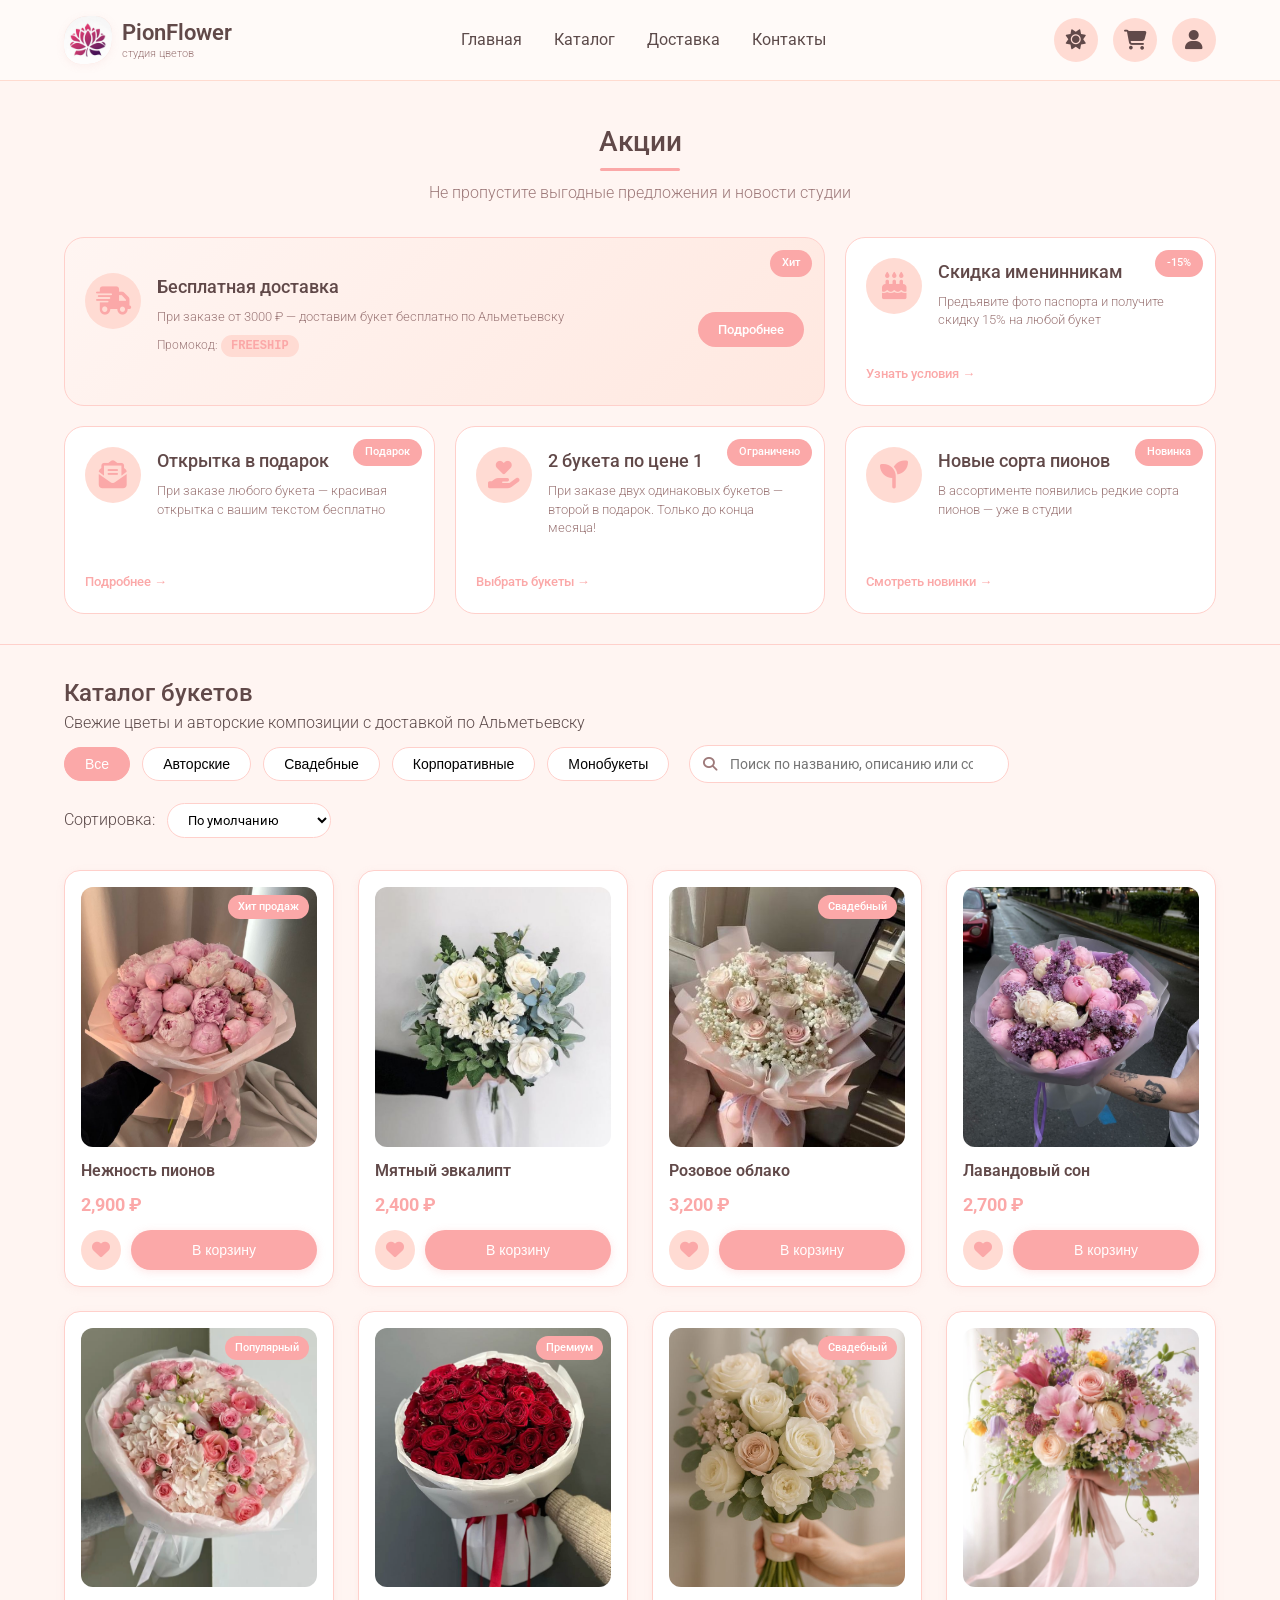
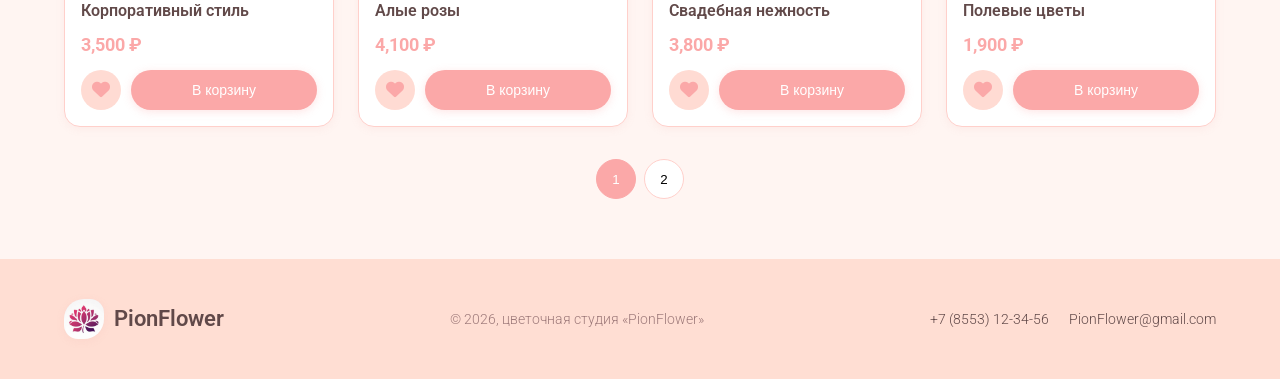
<file: catalog.html>
<!doctype html>
<html lang="ru">
<head>
  <meta charset="UTF-8" />
  <meta name="viewport" content="width=device-width, initial-scale=1.0, maximum-scale=1.5, user-scalable=yes" />
  <title>Замалиева</title>
  <link rel="preconnect" href="https://fonts.googleapis.com" />
  <link rel="preconnect" href="https://fonts.gstatic.com" crossorigin />
  <link href="https://fonts.googleapis.com/css2?family=Roboto:wght@300;400;500;700&display=swap" rel="stylesheet" />
  <link rel="stylesheet" href="https://cdnjs.cloudflare.com/ajax/libs/font-awesome/6.5.1/css/all.min.css" />
  <link rel="stylesheet" href="style.css" />
</head>
<body>
  <header class="header">
    <div class="container header-container">
      <div class="logo">
        <div class="logo-icon">
          <a href="index.html"><img src="./media/img/logo.png" alt="PionFlower" class="logo-img" /></a>
        </div>
        <div class="logo-text">PionFlower<span>студия цветов</span></div>
      </div>

      <!-- БУРГЕР КНОПКА -->
      <button class="burger-menu" id="burgerMenu" aria-label="Меню">
        <span></span>
        <span></span>
        <span></span>
      </button>

      <!-- НАВИГАЦИЯ -->
      <nav class="nav" id="navMenu">
        <a href="index.html" class="nav-link">Главная</a>
        <a href="catalog.html" class="nav-link">Каталог</a>
        <a href="#" class="nav-link">Доставка</a>
        <a href="#" class="nav-link">Контакты</a>
      </nav>

      <div class="header-right">
        <div class="theme-toggle" id="themeToggle">
          <i class="fas fa-sun"></i>
          <i class="fas fa-moon"></i>
        </div>
        <div class="cart-icon-header" id="cartIcon">
          <i class="fas fa-shopping-cart"></i>
          <span class="cart-count-badge" id="cartCount">0</span>
        </div>
        <div class="profile-section" id="profileSection">
          <!-- Профиль будет динамически загружаться через JS -->
        </div>
      </div>
    </div>
  </header>

  <main>
    <!-- АКЦИИ -->
    <section class="catalog-promo">
      <div class="container">
        <div class="catalog-promo-header">
          <h2>Акции</h2>
          <p>Не пропустите выгодные предложения и новости студии</p>
        </div>
        <div class="catalog-promo-grid">
          <div class="catalog-promo-card promo-featured">
            <div class="promo-sticker">Хит</div>
            <div class="promo-content">
              <div class="promo-icon"><i class="fas fa-truck-fast"></i></div>
              <div class="promo-info">
                <h3>Бесплатная доставка</h3>
                <p>При заказе от 3000 ₽ — доставим букет бесплатно по Альметьевску</p>
                <div class="promo-code">Промокод: <span>FREESHIP</span></div>
              </div>
            </div>
            <div class="promo-action"><a href="#" class="promo-details-btn">Подробнее</a></div>
          </div>
          <div class="catalog-promo-card">
            <div class="promo-sticker promo-sale">-15%</div>
            <div class="promo-content">
              <div class="promo-icon"><i class="fas fa-birthday-cake"></i></div>
              <div class="promo-info">
                <h3>Скидка именинникам</h3>
                <p>Предъявите фото паспорта и получите скидку 15% на любой букет</p>
              </div>
            </div>
            <div class="promo-action"><a href="#" class="promo-link">Узнать условия →</a></div>
          </div>
          <div class="catalog-promo-card">
            <div class="promo-sticker promo-gift">Подарок</div>
            <div class="promo-content">
              <div class="promo-icon"><i class="fas fa-envelope-open-text"></i></div>
              <div class="promo-info">
                <h3>Открытка в подарок</h3>
                <p>При заказе любого букета — красивая открытка с вашим текстом бесплатно</p>
              </div>
            </div>
            <div class="promo-action"><a href="#" class="promo-link">Подробнее →</a></div>
          </div>
          <div class="catalog-promo-card">
            <div class="promo-sticker promo-limited">Ограничено</div>
            <div class="promo-content">
              <div class="promo-icon"><i class="fas fa-hand-holding-heart"></i></div>
              <div class="promo-info">
                <h3>2 букета по цене 1</h3>
                <p>При заказе двух одинаковых букетов — второй в подарок. Только до конца месяца!</p>
              </div>
            </div>
            <div class="promo-action"><a href="catalog.html" class="promo-link">Выбрать букеты →</a></div>
          </div>
          <div class="catalog-promo-card">
            <div class="promo-sticker promo-news">Новинка</div>
            <div class="promo-content">
              <div class="promo-icon"><i class="fas fa-seedling"></i></div>
              <div class="promo-info">
                <h3>Новые сорта пионов</h3>
                <p>В ассортименте появились редкие сорта пионов — уже в студии</p>
              </div>
            </div>
            <div class="promo-action"><a href="catalog.html?filter=author" class="promo-link">Смотреть новинки →</a></div>
          </div>
        </div>
      </div>
    </section>

    <!-- КАТАЛОГ ТОВАРОВ -->
    <section class="catalog">
      <div class="container">
        <div class="catalog-header">
          <h1>Каталог букетов</h1>
          <p>Свежие цветы и авторские композиции с доставкой по Альметьевску</p>
        </div>
        <div class="catalog-controls">
          <div class="filter-group">
            <button class="filter-btn active" data-filter="all">Все</button>
            <button class="filter-btn" data-filter="author">Авторские</button>
            <button class="filter-btn" data-filter="wedding">Свадебные</button>
            <button class="filter-btn" data-filter="corporate">Корпоративные</button>
            <button class="filter-btn" data-filter="mono">Монобукеты</button>
          </div>
          <div class="catalog-search-wrapper">
            <div class="catalog-search-box">
              <i class="fas fa-search"></i>
              <input type="text" id="catalogSearchInput" placeholder="Поиск по названию, описанию или составу..." class="catalog-search-input">
              <button class="catalog-search-clear" id="catalogSearchClear" style="display: none;"><i class="fas fa-times-circle"></i></button>
            </div>
            <div class="search-stats" id="searchStats" style="display: none;">Найдено: <span id="searchFoundCount">0</span></div>
          </div>
          <div class="sort-group">
            <label for="sort">Сортировка:</label>
            <select id="sort" class="sort-select">
              <option value="default">По умолчанию</option>
              <option value="price-asc">Сначала дешевле</option>
              <option value="price-desc">Сначала дороже</option>
            </select>
          </div>
        </div>
        <div class="catalog-grid" id="catalogGrid"></div>
        <div class="pagination" id="pagination"></div>
      </div>
    </section>
  </main>

  <footer class="footer">
    <div class="container footer-content">
      <div class="footer-logo">
        <div class="logo-icon"><img src="./media/img/logo.png" alt="PionFlower" class="logo-img" /></div>
        <div class="logo-text">PionFlower</div>
      </div>
      <div class="footer-copyright">© 2026, цветочная студия «PionFlower»</div>
      <div class="footer-contacts">
        <a href="tel:+78553123456">+7 (8553) 12-34-56</a>
        <a href="mailto:PionFlower@gmail.com">PionFlower@gmail.com</a>
      </div>
    </div>
  </footer>



  <div class="modal cart-modal" id="cartModal">
    <div class="modal-content cart-modal-content">
      <div class="modal-header">
        <h2><i class="fas fa-shopping-cart"></i> Моя корзина</h2>
        <button class="modal-close" id="closeCartBtn">&times;</button>
      </div>
      <div class="modal-body">
        <div class="cart-items-list" id="cartItemsList"></div>
        <div class="cart-summary">
          <div class="summary-row"><span>Товаров:</span><span id="cartTotalItems">0</span></div>
          <div class="summary-row"><span>Сумма заказа:</span><span id="cartSubtotal">0 ₽</span></div>
          <div class="summary-row delivery-row"><span>Доставка:</span><span id="cartDelivery">0 ₽</span></div>
          <div class="summary-row total-row"><span>Итого:</span><span id="cartTotal">0 ₽</span></div>
          <div class="delivery-selector">
            <label for="cartDeliveryZoneSelect">Район доставки:</label>
            <select id="cartDeliveryZoneSelect" class="delivery-select">
              <option value="center">Центр (Ленина, Советская, Гагарина) — 200 ₽</option>
              <option value="west">Западный микрорайон — 300 ₽</option>
              <option value="east">Восточный микрорайон — 300 ₽</option>
              <option value="north">Северный микрорайон — 300 ₽</option>
              <option value="south">Южный микрорайон — 300 ₽</option>
              <option value="urban">Городок нефтяников — 350 ₽</option>
              <option value="dzhalil">пгт Джалиль — 500 ₽</option>
            </select>
          </div>
          <div class="free-delivery-note" id="freeDeliveryNote"><i class="fas fa-truck"></i> Добавьте товаров на <span id="needMore">0</span> ₽ для бесплатной доставки</div>
          <button class="checkout-btn" id="checkoutBtn">Оформить заказ</button>
          <button class="continue-shopping-btn" id="continueShoppingBtn">Продолжить покупки</button>
        </div>
      </div>
    </div>
  </div>

  <div class="cart-notification" id="cartNotification">
    <div class="cart-notification-content"><i class="fas fa-check-circle"></i><span>Товар добавлен в корзину</span></div>
  </div>

  <script src="script.js"></script>
</body>
</html>
</file>
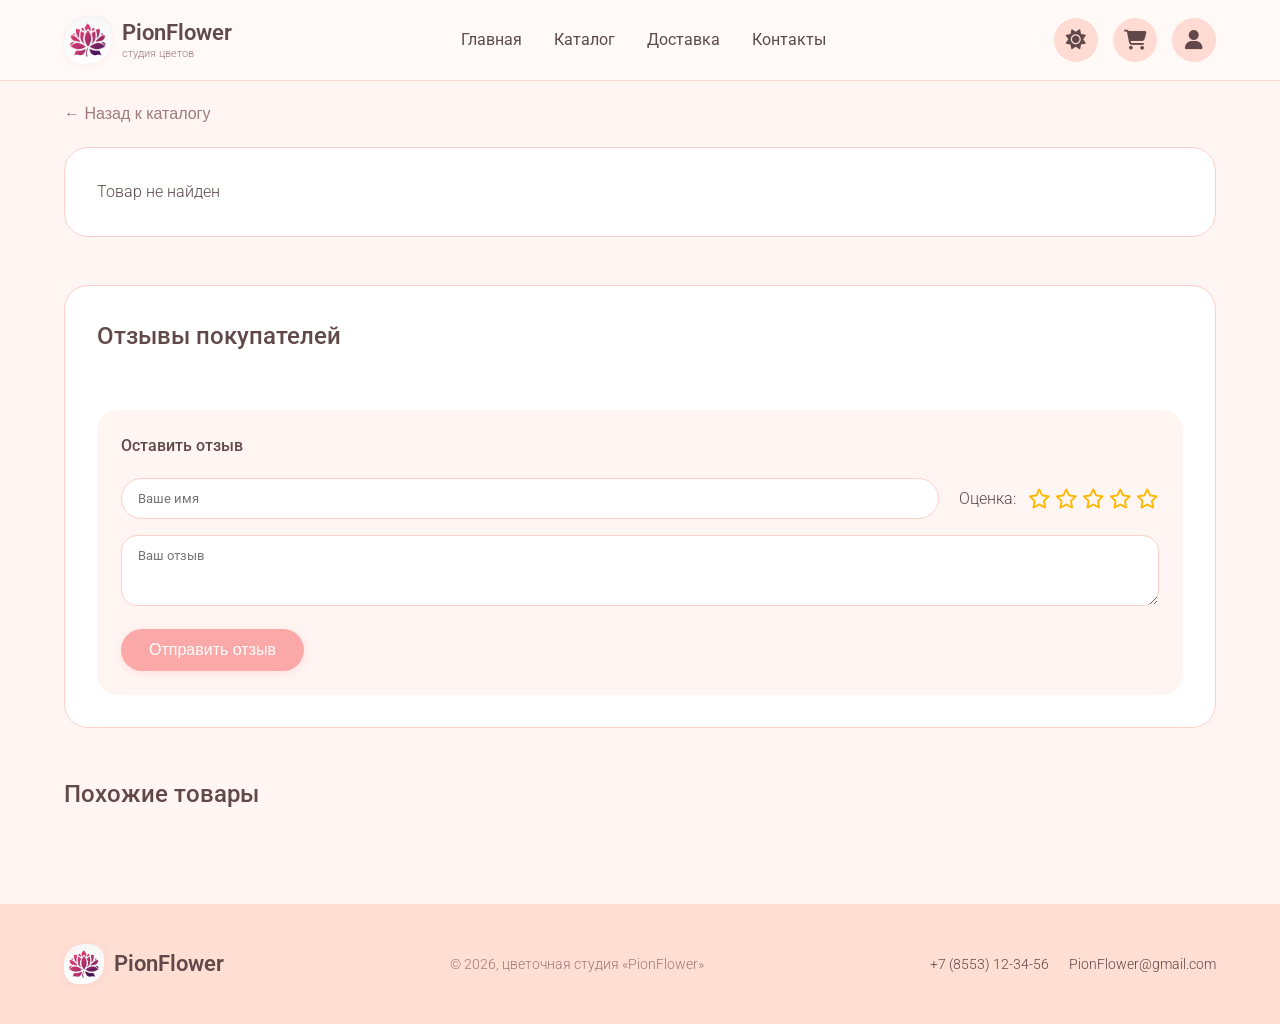
<file: product.html>
<!doctype html>
<html lang="ru">
  <head>
    <meta charset="UTF-8" />
    <meta
      name="viewport"
      content="width=device-width, initial-scale=1.0, maximum-scale=1.5, user-scalable=yes"
    />
    <title>Замалиева</title>
    <link rel="preconnect" href="https://fonts.googleapis.com" />
    <link rel="preconnect" href="https://fonts.gstatic.com" crossorigin />
    <link
      href="https://fonts.googleapis.com/css2?family=Roboto:wght@300;400;500;700&display=swap"
      rel="stylesheet"
    />
    <link
      rel="stylesheet"
      href="https://cdnjs.cloudflare.com/ajax/libs/font-awesome/6.5.1/css/all.min.css"
    />
    <link rel="stylesheet" href="style.css" />
  </head>
  <body>
    <header class="header">
    <div class="container header-container">
      <div class="logo">
        <div class="logo-icon">
          <a href="index.html"><img src="./media/img/logo.png" alt="PionFlower" class="logo-img" /></a>
        </div>
        <div class="logo-text">PionFlower<span>студия цветов</span></div>
      </div>

      <!-- БУРГЕР КНОПКА -->
      <button class="burger-menu" id="burgerMenu" aria-label="Меню">
        <span></span>
        <span></span>
        <span></span>
      </button>

      <!-- НАВИГАЦИЯ -->
      <nav class="nav" id="navMenu">
        <a href="index.html" class="nav-link">Главная</a>
        <a href="catalog.html" class="nav-link">Каталог</a>
        <a href="#" class="nav-link">Доставка</a>
        <a href="#" class="nav-link">Контакты</a>
      </nav>

      <div class="header-right">
        <div class="theme-toggle" id="themeToggle">
          <i class="fas fa-sun"></i>
          <i class="fas fa-moon"></i>
        </div>
        <div class="cart-icon-header" id="cartIcon">
          <i class="fas fa-shopping-cart"></i>
          <span class="cart-count-badge" id="cartCount">0</span>
        </div>
        <div class="profile-section" id="profileSection">
          <!-- Профиль будет динамически загружаться через JS -->
        </div>
      </div>
    </div>
  </header>

    <main>
      <div class="container">
        <button class="back-btn" onclick="window.history.back()">
          ← Назад к каталогу
        </button>

        <div class="product-detail" id="productDetail"></div>

        <div class="reviews-section" id="reviewsSection">
          <h3>Отзывы покупателей</h3>
          <div class="reviews-list" id="reviewsList"></div>
          <div class="review-form">
            <h4>Оставить отзыв</h4>
            <form id="reviewForm">
              <div class="form-row">
                <input
                  type="text"
                  id="reviewName"
                  placeholder="Ваше имя"
                  required
                />
                <div class="rating-input">
                  <span>Оценка:</span>
                  <div class="stars" id="ratingStars">
                    <i class="far fa-star" data-rating="1"></i>
                    <i class="far fa-star" data-rating="2"></i>
                    <i class="far fa-star" data-rating="3"></i>
                    <i class="far fa-star" data-rating="4"></i>
                    <i class="far fa-star" data-rating="5"></i>
                  </div>
                  <input type="hidden" id="reviewRating" value="5" />
                </div>
                
              </div>
              <textarea 
                id="reviewText"
                rows="3"
                placeholder="Ваш отзыв"
                required
              ></textarea>
              <button type="submit" class="btn btn-primary">
                Отправить отзыв
              </button>
            </form>
          </div>
        </div>

        <div class="similar-products">
          <h3>Похожие товары</h3>
          <div class="catalog-grid" id="similarGrid"></div>
        </div>
      </div>
    </main>

    <footer class="footer">
      <div class="container footer-content">
        <div class="footer-logo">
          <div class="logo-icon">
            <img src="./media/img/logo.png" alt="PionFlower" class="logo-img" />
          </div>
          <div class="logo-text">PionFlower</div>
        </div>
        <div class="footer-copyright">
          © 2026, цветочная студия «PionFlower»
        </div>
        <div class="footer-contacts">
          <a href="tel:+78553123456">+7 (8553) 12-34-56</a>
          <a href="mailto:PionFlower@gmail.com">PionFlower@gmail.com</a>
        </div>
      </div>
    </footer>



    <!-- Модальное окно быстрого заказа -->
    <div class="modal" id="quickOrderModal">
      <div class="modal-content">
        <div class="modal-header">
          <h3>Быстрый заказ</h3>
          <button class="modal-close">&times;</button>
        </div>
        <div class="modal-body">
          <form id="quickOrderForm">
            <div class="form-group">
              <input
                type="text"
                id="quickName"
                placeholder="Ваше имя"
                required
              />
            </div>
            <div class="form-group">
              <input
                type="tel"
                id="quickPhone"
                placeholder="Телефон"
                required
              />
            </div>
            <div class="form-group">
              <textarea
                id="quickAddress"
                rows="2"
                placeholder="Адрес доставки"
              ></textarea>
            </div>
            <button type="submit" class="btn btn-primary w-100">
              Оформить заказ
            </button>
          </form>
          <p class="modal-hint">Мы свяжемся с вами для подтверждения</p>
        </div>
      </div>
    </div>

    <!-- МОДАЛЬНОЕ ОКНО КОРЗИНЫ -->
    <div class="modal cart-modal" id="cartModal">
      <div class="modal-content cart-modal-content">
        <div class="modal-header">
          <h3><i class="fas fa-shopping-cart"></i> Моя корзина</h3>
          <button class="modal-close" id="closeCartBtn">&times;</button>
        </div>
        <div class="modal-body">
          <div class="cart-items-list" id="cartItemsList">
            <!-- Товары будут добавлены через JS -->
          </div>

          <div class="cart-summary">
            <div class="summary-row">
              <span>Товаров:</span>
              <span id="cartTotalItems">0</span>
            </div>
            <div class="summary-row">
              <span>Сумма заказа:</span>
              <span id="cartSubtotal">0 ₽</span>
            </div>
            <div class="summary-row delivery-row">
              <span>Доставка:</span>
              <span id="cartDelivery">0 ₽</span>
            </div>
            <div class="summary-row total-row">
              <span>Итого:</span>
              <span id="cartTotal">0 ₽</span>
            </div>

            <!-- Выбор района доставки -->
            <div class="delivery-selector">
              <label for="cartDeliveryZoneSelect">Район доставки:</label>
              <select id="cartDeliveryZoneSelect" class="delivery-select">
                <option value="center">
                  Центр (Ленина, Советская, Гагарина) — 200 ₽
                </option>
                <option value="west">Западный микрорайон — 300 ₽</option>
                <option value="east">Восточный микрорайон — 300 ₽</option>
                <option value="north">Северный микрорайон — 300 ₽</option>
                <option value="south">Южный микрорайон — 300 ₽</option>
                <option value="urban">Городок нефтяников — 350 ₽</option>
                <option value="dzhalil">пгт Джалиль — 500 ₽</option>
              </select>
            </div>

            <div class="free-delivery-note" id="freeDeliveryNote">
              <i class="fas fa-truck"></i> Добавьте товаров на
              <span id="needMore">0</span> ₽ для бесплатной доставки
            </div>

            <button class="checkout-btn" id="checkoutBtn">
              Оформить заказ
            </button>
            <button class="continue-shopping-btn" id="continueShoppingBtn">
              Продолжить покупки
            </button>
          </div>
        </div>
      </div>
    </div>

    <!-- УВЕДОМЛЕНИЕ О ДОБАВЛЕНИИ В КОРЗИНУ -->
    <div class="cart-notification" id="cartNotification">
      <div class="cart-notification-content">
        <i class="fas fa-check-circle"></i>
        <span>Товар добавлен в корзину</span>
      </div>
    </div>

    <!-- Модальное окно для полноэкранного просмотра -->
    <div class="modal lightbox-modal" id="lightboxModal">
      <div class="lightbox-content">
        <button class="lightbox-close">&times;</button>
        <div class="lightbox-container">
          <button class="lightbox-prev"><i class="fas fa-chevron-left"></i></button>
          <div class="lightbox-slider">
            <div class="lightbox-track"></div>
          </div>
          <button class="lightbox-next"><i class="fas fa-chevron-right"></i></button>
        </div>
        <div class="lightbox-counter"></div>
      </div>
    </div>

    <script src="script.js"></script>
  </body>
</html>
</file>
<file: style.css>
*,
*::before,
*::after {
  margin: 0;
  padding: 0;
  box-sizing: border-box;
}

:root {
  --bg-main: #fff5f2;
  --bg-card: #ffffff;
  --primary-rose: #ffdbd3;
  --secondary-rose: #ffc9c9;
  --accent-rose: #fba8a8;
  --text-soft: #5c4a4a;
  --text-dark: #614949;
  --text-light: #9e7a7a;
  --border-rose: #ffd0cb;
  --shadow-sm: 0 2px 8px rgba(230, 150, 150, 0.1);
  --shadow-md: 0 4px 12px rgba(210, 130, 130, 0.15);
  --shadow-hover: 0 8px 25px rgba(210, 130, 130, 0.2);
  --font-roboto: "Roboto", "Helvetica Neue", Arial, sans-serif;
}

body {
  background-color: var(--bg-main);
  color: var(--text-soft);
  font-family: var(--font-roboto);
  font-weight: 300;
  line-height: 1.5;
  -webkit-font-smoothing: antialiased;
}

.container {
  max-width: 1200px;
  margin: 0 auto;
  padding: 0 24px;
}

h1,
h2,
h3,
h4 {
  color: var(--text-dark);
  font-weight: 500;
}

h2 {
  font-size: 32px;
  margin-bottom: 12px;
  position: relative;
  display: inline-block;
}

h2:after {
  content: "";
  position: absolute;
  bottom: -8px;
  left: 0;
  width: 60px;
  height: 3px;
  background: var(--accent-rose);
  border-radius: 2px;
}

.section-header {
  text-align: center;
  margin-bottom: 48px;
}

.section-header p {
  color: var(--text-light);
  font-size: 16px;
}

.text-center {
  text-align: center;
  margin-top: 32px;
}

/* ==================== КНОПКИ ==================== */
.btn {
  display: inline-block;
  padding: 12px 28px;
  border-radius: 40px;
  font-weight: 500;
  text-decoration: none;
  cursor: pointer;
  transition: all 0.3s ease;
  border: none;
  font-size: 16px;
  text-align: center;
}

.btn-primary {
  background: var(--accent-rose);
  color: white;
  box-shadow: 0 2px 8px rgba(251, 168, 168, 0.3);
}

.btn-primary:hover {
  background: #f59292;
  transform: translateY(-2px);
  box-shadow: 0 4px 12px rgba(251, 168, 168, 0.4);
}

.btn-outline {
  background: transparent;
  border: 2px solid var(--accent-rose);
  color: var(--text-dark);
}

.btn-outline:hover {
  background: var(--accent-rose);
  color: white;
  transform: translateY(-2px);
}

.w-100 {
  width: 100%;
}

/* ==================== ШАПКА ==================== */
.header {
  background: #fffaf8;
  border-bottom: 1px solid #ffdbd0;
  position: sticky;
  top: 0;
  z-index: 100;
  backdrop-filter: blur(10px);
}

.header-container {
  display: flex;
  align-items: center;
  justify-content: space-between;
  padding: 16px 24px;
}

.logo {
  display: flex;
  align-items: center;
  gap: 10px;
}

.logo-icon {
  width: 48px;
  height: 48px;
  background: #ffd9d1;
  border-radius: 50% 35% 50% 35%;
  display: flex;
  align-items: center;
  justify-content: center;
  overflow: hidden;
  box-shadow: var(--shadow-sm);
}

.logo-img {
  width: 100%;
  height: 100%;
  object-fit: cover;
  display: block;
}

.logo-text {
  font-size: 22px;
  font-weight: 600;
  line-height: 1.2;
  color: var(--text-dark);
}
.logo-text span {
  font-size: 11px;
  color: var(--text-light);
  display: block;
  font-weight: 300;
}

.nav {
  display: flex;
  gap: 32px;
}

.nav-link {
  text-decoration: none;
  color: var(--text-soft);
  font-weight: 400;
  transition: 0.2s;
  padding: 8px 0;
}

.nav-link:hover,
.nav-link.active {
  color: var(--accent-rose);
  border-bottom: 2px solid var(--accent-rose);
}

.header-right {
  display: flex;
  align-items: center;
  gap: 15px;
}

.profile-section {
  display: flex;
  align-items: center;
}

/* ==================== ПРОФИЛЬ С КРУЖКОМ (АВАТАРКА) ==================== */
.profile-avatar-btn {
  width: 44px;
  height: 44px;
  background: var(--primary-rose);
  border-radius: 50%;
  display: flex;
  align-items: center;
  justify-content: center;
  cursor: pointer;
  transition: all 0.3s ease;
  border: none;
}

.profile-avatar-btn:hover {
  background: var(--accent-rose);
  transform: scale(1.05);
}

.profile-avatar-btn i {
  font-size: 20px;
  color: var(--text-dark);
}

.profile-avatar-btn:hover i {
  color: white;
}

/* Аватарка когда пользователь авторизован */
.profile-avatar {
  width: 44px;
  height: 44px;
  background: var(--accent-rose);
  border-radius: 50%;
  display: flex;
  align-items: center;
  justify-content: center;
  font-size: 18px;
  font-weight: 600;
  color: white;
  cursor: pointer;
  transition: all 0.3s ease;
}

.profile-avatar:hover {
  transform: scale(1.05);
  background: #f59292;
}

/* Информация о пользователе (рядом с аватаркой) */
.profile-info {
  display: flex;
  align-items: center;
  gap: 12px;
  background: var(--primary-rose);
  padding: 5px 16px 5px 8px;
  border-radius: 50px;
}

.profile-name {
  font-size: 14px;
  font-weight: 500;
  color: var(--text-dark);
}

.logout-btn {
  background: none;
  border: none;
  cursor: pointer;
  color: var(--text-light);
  font-size: 14px;
  transition: all 0.2s ease;
  padding: 4px;
  display: flex;
  align-items: center;
}

.logout-btn:hover {
  color: #f44336;
  transform: scale(1.1);
}

.cart-icon-header {
  position: relative;
  cursor: pointer;
  width: 44px;
  height: 44px;
  background: var(--primary-rose);
  border-radius: 50%;
  display: flex;
  align-items: center;
  justify-content: center;
  transition: all 0.3s ease;
}

.cart-icon-header:hover {
  background: var(--accent-rose);
  transform: scale(1.05);
}
.cart-icon-header i {
  font-size: 20px;
  color: var(--text-dark);
  transition: 0.2s;
}
.cart-icon-header:hover i {
  color: white;
}

.cart-count-badge {
  position: absolute;
  top: -5px;
  right: -5px;
  background: #ff5722;
  color: white;
  font-size: 11px;
  font-weight: 700;
  min-width: 20px;
  height: 20px;
  border-radius: 50%;
  display: flex;
  align-items: center;
  justify-content: center;
  padding: 0 5px;
  box-shadow: 0 2px 5px rgba(0, 0, 0, 0.2);
  transition: all 0.2s ease;
}

.cart-count-badge.pop {
  animation: cartPop 0.3s ease;
}
@keyframes cartPop {
  0% {
    transform: scale(1);
  }
  50% {
    transform: scale(1.3);
  }
  100% {
    transform: scale(1);
  }
}

.theme-toggle {
  width: 44px;
  height: 44px;
  background: var(--primary-rose);
  border-radius: 50%;
  display: flex;
  align-items: center;
  justify-content: center;
  cursor: pointer;
  transition: 0.2s;
  position: relative;
}

.theme-toggle i {
  font-size: 20px;
  color: var(--text-dark);
  position: absolute;
  transition: 0.3s;
}
.theme-toggle .fa-sun {
  opacity: 1;
  transform: rotate(0deg);
}
.theme-toggle .fa-moon {
  opacity: 0;
  transform: rotate(90deg);
}
body.dark-theme .theme-toggle .fa-sun {
  opacity: 0;
  transform: rotate(-90deg);
}
body.dark-theme .theme-toggle .fa-moon {
  opacity: 1;
  transform: rotate(0deg);
}

/* ==================== HERO ==================== */
.hero {
  position: relative;
  min-height: 85vh;
  display: flex;
  align-items: center;
  justify-content: center;
  overflow: hidden;
}

.hero-bg {
  position: absolute;
  top: 0;
  left: 0;
  width: 100%;
  height: 100%;
  z-index: 0;
  overflow: hidden;
}

.hero-video {
  position: absolute;
  top: 50%;
  left: 50%;
  min-width: 100%;
  min-height: 100%;
  width: auto;
  height: auto;
  transform: translate(-50%, -50%);
  object-fit: cover;
  z-index: 0;
}

.hero-bg img {
  width: 100%;
  height: 100%;
  object-fit: cover;
  object-position: center;
  display: block;
}

.hero-overlay {
  position: absolute;
  top: 0;
  left: 0;
  width: 100%;
  height: 100%;
  background: rgba(0, 0, 0, 0.45);
  z-index: 1;
}

.hero-content {
  position: relative;
  z-index: 2;
  width: 100%;
  text-align: center;
  padding: 60px 24px;
}
.hero-text {
  max-width: 800px;
  margin: 0 auto;
}

.hero-text h1 {
  font-size: 48px;
  font-weight: 700;
  color: white;
  text-shadow: 0 2px 15px rgba(0, 0, 0, 0.3);
  margin-bottom: 20px;
  line-height: 1.2;
}

.hero-text p {
  font-size: 18px;
  color: rgba(255, 255, 255, 0.95);
  text-shadow: 0 1px 8px rgba(0, 0, 0, 0.2);
  margin-bottom: 30px;
}

.hero-buttons {
  display: flex;
  gap: 16px;
  justify-content: center;
  flex-wrap: wrap;
  margin-bottom: 40px;
}

.hero-buttons .btn {
  padding: 14px 32px;
  font-size: 16px;
  font-weight: 500;
  border-radius: 50px;
  cursor: pointer;
  transition: all 0.3s ease;
  text-decoration: none;
  display: inline-block;
}

.hero-buttons .btn-primary {
  background: #fba8a8;
  color: white;
  border: none;
  box-shadow: 0 4px 15px rgba(0, 0, 0, 0.2);
}

.hero-buttons .btn-primary:hover {
  background: #f59292;
  transform: translateY(-3px);
}
.hero-buttons .btn-outline {
  background: transparent;
  color: white;
  border: 2px solid white;
}
.hero-buttons .btn-outline:hover {
  background: white;
  color: #614949;
  transform: translateY(-3px);
}

.hero-features {
  display: flex;
  flex-wrap: wrap;
  gap: 20px;
  justify-content: center;
}

.hero-features span {
  background: rgba(255, 255, 255, 0.15);
  backdrop-filter: blur(8px);
  padding: 8px 20px;
  border-radius: 40px;
  font-size: 14px;
  color: white;
  border: 1px solid rgba(255, 255, 255, 0.25);
}

.hero-features i {
  margin-right: 8px;
}

/* ==================== О НАС & КОМАНДА ==================== */
.about,
.popular,
.feedback,
.calculator-section {
  background: var(--bg-main);
  padding: 80px 0;
}
.team {
  padding: 80px 0;
  background: white;
}

.about-grid,
.team-grid {
  display: grid;
  grid-template-columns: repeat(4, 1fr);
  gap: 30px;
}

.about-card,
.team-card {
  text-align: center;
  padding: 30px 20px;
  background: white;
  border-radius: 20px;
  transition: 0.3s;
  border: 1px solid var(--border-rose);
}

.about-card:hover,
.team-card:hover {
  transform: translateY(-5px);
  box-shadow: var(--shadow-hover);
}

.about-icon {
  width: 70px;
  height: 70px;
  background: var(--primary-rose);
  border-radius: 50%;
  display: flex;
  align-items: center;
  justify-content: center;
  margin: 0 auto 20px;
  font-size: 28px;
  color: var(--accent-rose);
}

.about-card h3,
.team-card h3 {
  margin-bottom: 12px;
  font-size: 20px;
}
.about-card p {
  color: var(--text-light);
  font-size: 14px;
}
.team-card p {
  color: var(--text-light);
  font-size: 13px;
  margin-bottom: 12px;
}
.team-photo {
  width: 150px;
  height: 150px;
  border-radius: 50%;
  overflow: hidden;
  margin: 0 auto 16px;
  border: 3px solid var(--accent-rose);
}
.team-photo img {
  width: 100%;
  height: 100%;
  object-fit: cover;
}
.team-social a {
  color: var(--text-light);
  margin: 0 8px;
  font-size: 18px;
  transition: 0.2s;
}
.team-social a:hover {
  color: var(--accent-rose);
}

/* ==================== КАТАЛОГ ==================== */
.catalog-grid {
  display: grid;
  grid-template-columns: repeat(4, 1fr);
  gap: 24px;
  margin: 32px 0;
}
.catalog-controls {
  display: flex;
  justify-content: space-between;
  align-items: center;
  flex-wrap: wrap;
  gap: 20px;
  margin-bottom: 32px;
  padding-top: 10px;
}

.filter-group {
  display: flex;
  gap: 12px;
  flex-wrap: wrap;
}
.filter-btn {
  padding: 8px 20px;
  background: white;
  border: 1px solid var(--border-rose);
  border-radius: 30px;
  cursor: pointer;
  transition: 0.2s;
  font-size: 14px;
}

.filter-btn:hover,
.filter-btn.active {
  background: var(--accent-rose);
  border-color: var(--accent-rose);
  color: white;
}

.sort-group {
  display: flex;
  align-items: center;
  gap: 12px;
}
.sort-select {
  padding: 8px 16px;
  border: 1px solid var(--border-rose);
  border-radius: 30px;
  background: white;
  font-family: var(--font-roboto);
  cursor: pointer;
}

/* ==================== СТРОКА ПОИСКА ==================== */
.catalog-search-wrapper {
  display: flex;
  align-items: center;
  gap: 12px;
  flex: 1;
  min-width: 250px;
}

.catalog-search-box {
  position: relative;
  flex: 1;
  max-width: 320px;
}

.catalog-search-box i {
  position: absolute;
  left: 14px;
  top: 50%;
  transform: translateY(-50%);
  color: var(--text-light);
  font-size: 14px;
  pointer-events: none;
}

.catalog-search-input {
  width: 100%;
  padding: 10px 35px 10px 40px;
  border: 1px solid var(--border-rose);
  border-radius: 40px;
  font-family: var(--font-roboto);
  font-size: 14px;
  background: white;
  transition: all 0.3s ease;
}

.catalog-search-input:focus {
  outline: none;
  border-color: var(--accent-rose);
  box-shadow: 0 0 0 3px rgba(251, 168, 168, 0.2);
}

.catalog-search-clear {
  position: absolute;
  right: 12px;
  top: 50%;
  transform: translateY(-50%);
  background: none;
  border: none;
  cursor: pointer;
  color: var(--text-light);
  font-size: 14px;
  padding: 0;
  display: flex;
  align-items: center;
  justify-content: center;
  transition: color 0.2s;
}

.catalog-search-clear:hover {
  color: var(--accent-rose);
}

.search-stats {
  font-size: 13px;
  color: var(--text-light);
  white-space: nowrap;
  background: var(--primary-rose);
  padding: 6px 14px;
  border-radius: 30px;
}

.search-stats span {
  font-weight: 600;
  color: var(--accent-rose);
}

.no-results-message {
  text-align: center;
  padding: 60px 20px;
  background: white;
  border-radius: 20px;
  border: 1px solid var(--border-rose);
  grid-column: 1/-1;
}

.no-results-message i {
  font-size: 48px;
  color: var(--text-light);
  margin-bottom: 16px;
}

.no-results-message h3 {
  font-size: 20px;
  margin-bottom: 8px;
  color: var(--text-dark);
}

.no-results-message p {
  color: var(--text-light);
  margin-bottom: 20px;
}

.no-results-message .btn {
  background: var(--accent-rose);
  color: white;
  text-decoration: none;
}

/* ==================== КАРТОЧКИ ТОВАРОВ ==================== */
.product-card {
  background: white;
  border-radius: 16px;
  padding: 16px;
  box-shadow: var(--shadow-sm);
  border: 1px solid var(--border-rose);
  transition: all 0.3s ease;
  cursor: pointer;
}

.product-card:hover {
  transform: translateY(-5px);
  box-shadow: var(--shadow-hover);
}

.card-image {
  width: 100%;
  aspect-ratio: 1 / 1.1;
  border-radius: 12px;
  overflow: hidden;
  margin-bottom: 12px;
  position: relative;
}

.card-image img {
  width: 100%;
  height: 100%;
  object-fit: cover;
}

.card-badge {
  position: absolute;
  top: 8px;
  right: 8px;
  background: var(--accent-rose);
  color: white;
  padding: 4px 10px;
  border-radius: 20px;
  font-size: 11px;
  font-weight: 500;
}

.card-title {
  font-weight: 600;
  font-size: 16px;
  margin-bottom: 4px;
  color: var(--text-dark);
}
.card-price {
  font-weight: 700;
  font-size: 18px;
  color: var(--accent-rose);
  margin: 8px 0;
}

.card-actions {
  display: flex;
  gap: 10px;
  margin-top: 12px;
}

.favorite-btn {
  width: 40px;
  height: 40px;
  border-radius: 50%;
  background: var(--primary-rose);
  border: none;
  cursor: pointer;
  display: flex;
  align-items: center;
  justify-content: center;
  font-size: 18px;
  color: #fba8a8;
  transition: 0.2s;
}

.favorite-btn.active {
  color: #ff4d4d;
  background: #ffe2d9;
}
.favorite-btn:hover {
  transform: scale(1.05);
}
.card-actions .btn {
  flex: 1;
  padding: 10px;
  font-size: 14px;
}

/* ==================== ПАГИНАЦИЯ ==================== */
.pagination {
  display: flex;
  justify-content: center;
  gap: 8px;
  margin: 32px 0;
}
.pagination-btn {
  width: 40px;
  height: 40px;
  border: 1px solid var(--border-rose);
  background: white;
  border-radius: 50%;
  cursor: pointer;
  transition: 0.2s;
}

.pagination-btn:hover,
.pagination-btn.active {
  background: var(--accent-rose);
  border-color: var(--accent-rose);
  color: white;
}

/* ==================== АКЦИИ В КАТАЛОГЕ ==================== */
.catalog-promo {
  padding: 40px 0 30px;
  background: var(--bg-main);
  border-bottom: 1px solid var(--border-rose);
  margin-bottom: 30px;
}

.catalog-promo-header {
  text-align: center;
  margin-bottom: 32px;
}
.catalog-promo-header h2 {
  font-size: 28px;
  margin-bottom: 8px;
  color: var(--text-dark);
}
.catalog-promo-header h2:after {
  left: 50%;
  transform: translateX(-50%);
  width: 80px;
}
.catalog-promo-header p {
  color: var(--text-light);
  font-size: 16px;
  padding-top: 10px;
}

.catalog-promo-grid {
  display: grid;
  grid-template-columns: repeat(3, 1fr);
  gap: 20px;
}

.catalog-promo-card {
  background: white;
  border-radius: 20px;
  padding: 20px;
  display: flex;
  flex-direction: column;
  justify-content: space-between;
  transition: all 0.3s ease;
  border: 1px solid var(--border-rose);
  position: relative;
  overflow: hidden;
}

.catalog-promo-card:hover {
  transform: translateY(-4px);
  box-shadow: var(--shadow-hover);
}

.promo-featured {
  grid-column: span 2;
  background: linear-gradient(135deg, #fff5f2, #ffe8e0);
  flex-direction: row;
  align-items: center;
  justify-content: space-between;
}

.promo-important {
  background: linear-gradient(135deg, #fff3e0, #ffe8d6);
  border-left: 4px solid #ff9800;
}

.promo-sticker {
  position: absolute;
  top: 12px;
  right: 12px;
  background: var(--accent-rose);
  color: white;
  padding: 5px 12px;
  border-radius: 20px;
  font-size: 11px;
  font-weight: 500;
  z-index: 1;
}

.promo-content {
  display: flex;
  gap: 16px;
  margin-bottom: 16px;
}
.promo-icon {
  width: 56px;
  height: 56px;
  background: var(--primary-rose);
  border-radius: 50%;
  display: flex;
  align-items: center;
  justify-content: center;
  flex-shrink: 0;
}

.promo-icon i {
  font-size: 28px;
  color: var(--accent-rose);
}
.promo-info {
  flex: 1;
}
.promo-info h3 {
  font-size: 18px;
  margin-bottom: 8px;
  color: var(--text-dark);
}
.promo-info p {
  font-size: 13px;
  color: var(--text-light);
  line-height: 1.4;
}

.promo-code {
  margin-top: 10px;
  font-size: 12px;
  color: var(--text-light);
}
.promo-code span {
  background: var(--primary-rose);
  padding: 4px 10px;
  border-radius: 20px;
  font-family: monospace;
  font-weight: 600;
  color: var(--accent-rose);
}

.promo-action {
  margin-top: 16px;
}
.promo-details-btn {
  display: inline-block;
  background: var(--accent-rose);
  color: white;
  padding: 8px 20px;
  border-radius: 30px;
  font-size: 13px;
  font-weight: 500;
  text-decoration: none;
  transition: 0.2s;
}

.promo-details-btn:hover {
  background: #f59292;
  transform: translateY(-2px);
}
.promo-link {
  color: var(--accent-rose);
  text-decoration: none;
  font-size: 13px;
  font-weight: 500;
  transition: 0.2s;
}
.promo-link:hover {
  color: #f59292;
  text-decoration: underline;
}

.promo-timer {
  margin-top: 12px;
  text-align: center;
}
.timer-label {
  font-size: 11px;
  color: var(--text-light);
  display: block;
  margin-bottom: 5px;
}
.timer-digits {
  display: flex;
  gap: 8px;
  justify-content: center;
}
.timer-digits span {
  background: var(--accent-rose);
  color: white;
  padding: 4px 8px;
  border-radius: 8px;
  font-size: 14px;
  font-weight: 700;
  font-family: monospace;
}

/* ==================== СТРАНИЦА ТОВАРА ==================== */
.back-btn {
  background: none;
  border: none;
  font-size: 16px;
  color: var(--text-light);
  cursor: pointer;
  margin: 24px 0;
  display: inline-flex;
  align-items: center;
  gap: 8px;
}

.back-btn:hover {
  color: var(--accent-rose);
}

.product-detail {
  display: grid;
  grid-template-columns: 1fr 1fr;
  gap: 48px;
  background: white;
  border-radius: 24px;
  padding: 32px;
  margin-bottom: 48px;
  border: 1px solid var(--border-rose);
}

.product-gallery {
  position: relative;
}
.product-main-image {
  width: 100%;
  border-radius: 20px;
  overflow: hidden;
}
.product-main-image img {
  width: 100%;
  height: auto;
  display: block;
}

.favorite-corner {
  position: absolute;
  top: 16px;
  left: 16px;
}
.favorite-btn-large {
  width: 48px;
  height: 48px;
  border-radius: 50%;
  background: rgba(255, 255, 255, 0.95);
  border: none;
  cursor: pointer;
  font-size: 24px;
  color: #fba8a8;
  box-shadow: var(--shadow-sm);
  transition: 0.2s;
}

.favorite-btn-large.active {
  color: #ff4d4d;
}

.product-info {
  display: flex;
  flex-direction: column;
  gap: 20px;
}
.product-title {
  font-size: 32px;
  margin-bottom: 8px;
}

.product-rating {
  display: flex;
  align-items: center;
  gap: 12px;
}
.stars {
  display: flex;
  gap: 4px;
  color: #ffb800;
  font-size: 18px;
}
.rating-count {
  color: var(--text-light);
  font-size: 14px;
}

.product-price {
  font-size: 32px;
  font-weight: 700;
  color: var(--accent-rose);
}
.product-description {
  color: var(--text-soft);
  line-height: 1.6;
}
.product-composition h4 {
  margin-bottom: 12px;
}
.composition-list {
  display: flex;
  flex-wrap: wrap;
  gap: 10px;
  list-style: none;
}
.composition-list li {
  background: var(--primary-rose);
  padding: 6px 14px;
  border-radius: 30px;
  font-size: 13px;
}

.product-actions {
  display: flex;
  gap: 16px;
  margin-top: 16px;
}

/* ==================== СЛАЙДЕР & ЛАЙТБОКС ==================== */
.slider-container {
  position: relative;
  width: 100%;
  overflow: hidden;
  border-radius: 20px;
  background: var(--bg-main);
}
.slider-track {
  display: flex;
  transition: transform 0.4s ease-in-out;
}
.slider-slide {
  flex: 0 0 100%;
  width: 100%;
  aspect-ratio: 1 / 1;
  background: var(--bg-main);
  display: flex;
  align-items: center;
  justify-content: center;
  position: relative;
}

.slider-slide img,
.slider-slide video {
  width: 100%;
  height: 100%;
  object-fit: cover;
  cursor: pointer;
}
.slider-slide video {
  background: #000;
}

.slider-nav {
  position: absolute;
  top: 50%;
  transform: translateY(-50%);
  width: 40px;
  height: 40px;
  background: rgba(255, 255, 255, 0.8);
  border: none;
  border-radius: 50%;
  cursor: pointer;
  display: flex;
  align-items: center;
  justify-content: center;
  font-size: 20px;
  color: var(--text-dark);
  transition: all 0.2s ease;
  z-index: 10;
}

.slider-nav:hover {
  background: var(--accent-rose);
  color: white;
}
.slider-prev {
  left: 16px;
}
.slider-next {
  right: 16px;
}

.slider-dots {
  display: flex;
  justify-content: center;
  gap: 10px;
  margin-top: 16px;
}
.slider-dot {
  width: 10px;
  height: 10px;
  border-radius: 50%;
  background: var(--border-rose);
  border: none;
  cursor: pointer;
  transition: all 0.2s ease;
  padding: 0;
}

.slider-dot.active {
  width: 24px;
  border-radius: 10px;
  background: var(--accent-rose);
}

.video-play-icon {
  position: absolute;
  top: 50%;
  left: 50%;
  transform: translate(-50%, -50%);
  width: 60px;
  height: 60px;
  background: rgba(0, 0, 0, 0.6);
  border-radius: 50%;
  display: flex;
  align-items: center;
  justify-content: center;
  color: white;
  font-size: 24px;
  cursor: pointer;
  transition: all 0.2s ease;
  pointer-events: none;
  z-index: 5;
}

/* Lightbox */
.lightbox-modal {
  background: rgba(0, 0, 0, 0.95);
  z-index: 2000;
}

.lightbox-modal .lightbox-content {
  width: 100%;
  height: 100%;
  position: relative;
  display: flex;
  flex-direction: column;
  align-items: center;
  justify-content: center;
}

.lightbox-close {
  position: absolute;
  top: 20px;
  right: 30px;
  background: none;
  border: none;
  font-size: 40px;
  color: white;
  cursor: pointer;
  z-index: 2100;
  transition: 0.2s;
}

.lightbox-close:hover {
  color: var(--accent-rose);
}

.lightbox-container {
  display: flex;
  align-items: center;
  justify-content: center;
  width: 100%;
  height: 80%;
  position: relative;
}

.lightbox-prev,
.lightbox-next {
  background: rgba(255, 255, 255, 0.2);
  border: none;
  width: 50px;
  height: 50px;
  border-radius: 50%;
  cursor: pointer;
  font-size: 24px;
  color: white;
  transition: 0.2s;
  z-index: 2100;
}

.lightbox-prev:hover,
.lightbox-next:hover {
  background: var(--accent-rose);
}
.lightbox-prev {
  position: absolute;
  left: 30px;
}
.lightbox-next {
  position: absolute;
  right: 30px;
}

.lightbox-slider {
  width: 80%;
  height: 100%;
  overflow: hidden;
  display: flex;
  align-items: center;
  justify-content: center;
}
.lightbox-track {
  display: flex;
  transition: transform 0.3s ease;
  height: 100%;
  align-items: center;
}
.lightbox-slide {
  flex: 0 0 100%;
  width: 100%;
  display: flex;
  align-items: center;
  justify-content: center;
}

.lightbox-slide img,
.lightbox-slide video {
  max-width: 90%;
  max-height: 90%;
  object-fit: contain;
}
.lightbox-slide video {
  width: auto;
  height: auto;
}
.lightbox-counter {
  position: absolute;
  bottom: 20px;
  left: 0;
  right: 0;
  text-align: center;
  color: white;
  font-size: 14px;
}

/* ==================== ОТЗЫВЫ ==================== */
.reviews-section {
  background: white;
  border-radius: 24px;
  padding: 32px;
  margin-bottom: 48px;
  border: 1px solid var(--border-rose);
}

.reviews-section h3 {
  font-size: 24px;
  margin-bottom: 24px;
}
.reviews-list {
  margin-bottom: 32px;
  max-height: 400px;
  overflow-y: auto;
}

.review-card {
  padding: 20px;
  border-bottom: 1px solid var(--border-rose);
}
.review-card:last-child {
  border-bottom: none;
}

.review-header {
  display: flex;
  justify-content: space-between;
  align-items: center;
  margin-bottom: 10px;
}
.review-author {
  font-weight: 600;
  color: var(--text-dark);
}
.review-rating {
  color: #ffb800;
  font-size: 14px;
}
.review-date {
  font-size: 12px;
  color: var(--text-light);
}
.review-text {
  color: var(--text-soft);
  line-height: 1.5;
}

.review-form {
  background: var(--bg-main);
  padding: 24px;
  border-radius: 20px;
}
.review-form h4 {
  margin-bottom: 20px;
}
.form-row {
  display: flex;
  gap: 20px;
  margin-bottom: 16px;
  flex-wrap: wrap;
}
.form-row input {
  flex: 1;
  padding: 12px 16px;
  border: 1px solid var(--border-rose);
  border-radius: 30px;
  font-family: var(--font-roboto);
}

.rating-input {
  display: flex;
  align-items: center;
  gap: 12px;
}
.rating-input .stars {
  cursor: pointer;
}
.rating-input .stars i {
  font-size: 20px;
  transition: 0.1s;
}

.review-form textarea {
  width: 100%;
  padding: 12px 16px;
  border: 1px solid var(--border-rose);
  border-radius: 16px;
  font-family: var(--font-roboto);
  resize: vertical;
  margin-bottom: 16px;
}

/* ==================== ПОХОЖИЕ ТОВАРЫ ==================== */
.similar-products {
  margin-bottom: 48px;
}
.similar-products h3 {
  font-size: 24px;
  margin-bottom: 24px;
}

/* ==================== КОНТАКТЫ ==================== */
.contacts {
  padding: 30px 0;

}
.tab {
  padding-top: 50px;
  padding-bottom: 50px;
}
.contacts-grid {
  display: grid;
  grid-template-columns: 1fr 1.5fr;
  gap: 40px;
}
.contacts-info {
  background: white;
  border-radius: 20px;
  padding: 32px;
  border: 1px solid var(--border-rose);
}

.contact-item {
  display: flex;
  gap: 16px;
  margin-bottom: 28px;
}
.contact-item i {
  width: 48px;
  height: 48px;
  background: var(--primary-rose);
  border-radius: 50%;
  display: flex;
  align-items: center;
  justify-content: center;
  font-size: 20px;
  color: var(--accent-rose);
}

.contact-item h3 {
  font-size: 16px;
  margin-bottom: 4px;
}
.contact-item p,
.contact-item a {
  color: var(--text-light);
  text-decoration: none;
}

.contact-social {
  display: flex;
  gap: 16px;
  margin-top: 24px;
}
.contact-social a {
  padding: 8px 16px;
  background: var(--primary-rose);
  border-radius: 30px;
  text-decoration: none;
  color: var(--text-dark);
  font-size: 14px;
  transition: 0.2s;
}

.contact-social a:hover {
  background: var(--accent-rose);
  color: white;
}
.contacts-map {
  border-radius: 20px;
  overflow: hidden;
  box-shadow: var(--shadow-md);
}

/* ==================== ОБРАТНАЯ СВЯЗЬ ==================== */
.feedback {
  padding: 80px 0;
  background: white;
}
.feedback-wrapper {
  background: linear-gradient(135deg, #ffefea, #ffe4db);
  border-radius: 30px;
  padding: 48px;
  display: flex;
  justify-content: space-between;
  gap: 48px;
  align-items: center;
}

.feedback-text {
  flex: 1;
}
.feedback-text h2 {
  font-size: 32px;
  margin-bottom: 16px;
}
.feedback-text p {
  color: var(--text-light);
  font-size: 16px;
}

.feedback-form {
  flex: 1;
  display: flex;
  flex-direction: column;
  gap: 16px;
}
.feedback-form input,
.feedback-form textarea {
  padding: 14px 18px;
  border: 1px solid var(--border-rose);
  border-radius: 30px;
  font-family: var(--font-roboto);
  font-size: 15px;
  background: white;
}

.feedback-form textarea {
  border-radius: 20px;
  resize: vertical;
}

/* ==================== МОДАЛЬНЫЕ ОКНА ==================== */
.modal {
  display: none;
  position: fixed;
  top: 0;
  left: 0;
  right: 0;
  bottom: 0;
  background: rgba(0, 0, 0, 0.5);
  align-items: center;
  justify-content: center;
  z-index: 1000;
}

.modal.active {
  display: flex;
}
.modal-content {
  background: white;
  width: 90%;
  max-width: 420px;
  border-radius: 24px;
  overflow: hidden;
  animation: slideUp 0.3s ease;
}

.modal-header {
  padding: 20px;
  background: var(--primary-rose);
  display: flex;
  justify-content: space-between;
  align-items: center;
}

.modal-header h2 {
  font-size: 20px;
}
.modal-close {
  background: none;
  border: none;
  font-size: 28px;
  cursor: pointer;
  color: var(--text-dark);
}
.modal-body {
  padding: 24px;
}

.form-group {
  margin-bottom: 16px;
}
.form-group input,
.form-group textarea {
  width: 100%;
  padding: 12px 16px;
  border: 1px solid var(--border-rose);
  border-radius: 30px;
  font-family: var(--font-roboto);
  font-size: 14px;
}

.modal-hint {
  font-size: 12px;
  color: var(--text-light);
  text-align: center;
  margin-top: 16px;
}

@keyframes slideUp {
  from {
    transform: translateY(100%);
    opacity: 0;
  }
  to {
    transform: translateY(0);
    opacity: 1;
  }
}

/* ==================== КОРЗИНА ==================== */
.cart-modal .modal-content {
  max-width: 550px;
  max-height: 85vh;
  overflow-y: auto;
  border-radius: 24px;
}
.cart-modal .modal-header {
  background: var(--accent-rose);
}
.cart-modal .modal-header h3 {
  color: white;
}
.cart-modal .modal-header h3 i {
  margin-right: 10px;
}
.cart-modal .modal-close {
  color: white;
}

.cart-items-list {
  max-height: 350px;
  overflow-y: auto;
  margin-bottom: 20px;
}
.cart-item {
  display: flex;
  gap: 15px;
  padding: 15px 0;
  border-bottom: 1px solid var(--border-rose);
}
.cart-item:last-child {
  border-bottom: none;
}

.cart-item-image {
  width: 70px;
  height: 70px;
  background: var(--primary-rose);
  border-radius: 12px;
  overflow: hidden;
  flex-shrink: 0;
}

.cart-item-image img {
  width: 100%;
  height: 100%;
  object-fit: cover;
}
.cart-item-details {
  flex: 1;
}
.cart-item-name {
  font-weight: 600;
  color: var(--text-dark);
  margin-bottom: 5px;
  font-size: 15px;
}
.cart-item-price {
  color: var(--accent-rose);
  font-weight: 600;
  font-size: 14px;
  margin-bottom: 8px;
}

.cart-item-actions {
  display: flex;
  align-items: center;
  gap: 12px;
}
.cart-quantity-btn {
  width: 28px;
  height: 28px;
  background: var(--primary-rose);
  border: none;
  border-radius: 50%;
  cursor: pointer;
  font-size: 16px;
  transition: 0.2s;
  display: flex;
  align-items: center;
  justify-content: center;
}

.cart-quantity-btn:hover {
  background: var(--accent-rose);
  color: white;
}
.cart-item-quantity {
  font-size: 14px;
  font-weight: 500;
  min-width: 30px;
  text-align: center;
}

.cart-remove-btn {
  background: none;
  border: none;
  color: var(--text-light);
  cursor: pointer;
  font-size: 16px;
  margin-left: auto;
  transition: 0.2s;
  padding: 5px;
}

.cart-remove-btn:hover {
  color: #f44336;
}

.cart-summary {
  background: var(--bg-main);
  border-radius: 20px;
  padding: 20px;
  margin-top: 10px;
}
.summary-row {
  display: flex;
  justify-content: space-between;
  padding: 10px 0;
  font-size: 15px;
}
.total-row {
  font-size: 18px;
  font-weight: 700;
  color: var(--text-dark);
  border-top: 2px solid var(--border-rose);
  margin-top: 8px;
  padding-top: 15px;
}

.delivery-row {
  border-bottom: 1px dashed var(--border-rose);
  margin-bottom: 8px;
  padding-bottom: 12px;
}

.delivery-selector {
  margin: 16px 0;
}
.delivery-selector label {
  font-size: 13px;
  color: var(--text-light);
  display: block;
  margin-bottom: 8px;
}
.delivery-select {
  width: 100%;
  padding: 12px 16px;
  border: 1px solid var(--border-rose);
  border-radius: 30px;
  font-family: var(--font-roboto);
  font-size: 14px;
  background: white;
  cursor: pointer;
}

.free-delivery-note {
  background: #e8f5e9;
  color: #2e7d32;
  padding: 12px 15px;
  border-radius: 12px;
  font-size: 13px;
  margin: 16px 0;
  text-align: center;
}

.free-delivery-note i {
  margin-right: 8px;
}

.checkout-btn {
  width: 100%;
  padding: 14px;
  background: var(--accent-rose);
  color: white;
  border: none;
  border-radius: 30px;
  font-size: 16px;
  font-weight: 600;
  cursor: pointer;
  transition: 0.2s;
  margin-bottom: 12px;
}

.checkout-btn:hover {
  background: #f59292;
  transform: translateY(-2px);
}

.continue-shopping-btn {
  width: 100%;
  padding: 12px;
  background: transparent;
  color: var(--text-light);
  border: 1px solid var(--border-rose);
  border-radius: 30px;
  font-size: 14px;
  cursor: pointer;
  transition: 0.2s;
}

.continue-shopping-btn:hover {
  background: var(--primary-rose);
  border-color: var(--accent-rose);
}

.empty-cart-message {
  text-align: center;
  padding: 50px 20px;
}
.empty-cart-message i {
  font-size: 64px;
  color: var(--text-light);
  margin-bottom: 16px;
}
.empty-cart-message p {
  color: var(--text-light);
  margin-bottom: 20px;
}
.empty-cart-message .btn {
  background: var(--accent-rose);
  color: white;
  padding: 10px 24px;
  border-radius: 30px;
  text-decoration: none;
}

.cart-notification {
  position: fixed;
  bottom: 30px;
  right: 30px;
  z-index: 1001;
  transform: translateX(150%);
  transition: transform 0.3s ease;
}

.cart-notification.show {
  transform: translateX(0);
}
.cart-notification-content {
  background: #4caf50;
  color: white;
  padding: 12px 24px;
  border-radius: 50px;
  display: flex;
  align-items: center;
  gap: 10px;
  font-size: 14px;
  font-weight: 500;
  box-shadow: 0 4px 15px rgba(0, 0, 0, 0.2);
}

.cart-notification-content i {
  font-size: 18px;
}

/* ==================== ПОДВАЛ ==================== */
.footer {
  background: #ffded3;
  padding: 40px 0;
  margin-top: 60px;
}
.footer-content {
  display: flex;
  justify-content: space-between;
  align-items: center;
  flex-wrap: wrap;
  gap: 20px;
}
.footer-logo {
  display: flex;
  align-items: center;
  gap: 10px;
}
.footer-logo .logo-icon {
  width: 40px;
  height: 40px;
}
.footer-copyright {
  font-size: 14px;
  color: var(--text-light);
}
.footer-contacts {
  display: flex;
  gap: 20px;
}
.footer-contacts a {
  text-decoration: none;
  color: var(--text-dark);
  font-size: 14px;
}

/* ==================== УВЕДОМЛЕНИЯ ==================== */
.notifications-container {
  position: fixed;
  top: 90px;
  right: 24px;
  z-index: 10001;
  pointer-events: none;
}

.notification {
  background: white;
  border-radius: 50px;
  padding: 12px 20px;
  margin-bottom: 10px;
  box-shadow: 0 5px 20px rgba(0, 0, 0, 0.15);
  display: flex;
  align-items: center;
  gap: 12px;
  animation: slideInRight 0.3s ease;
  border-left: 4px solid;
  pointer-events: auto;
  font-size: 14px;
}

.notification.success {
  border-left-color: #4caf50;
}
.notification.error {
  border-left-color: #f44336;
}
.notification.info {
  border-left-color: #2196f3;
}

.notification-close {
  background: none;
  border: none;
  font-size: 18px;
  cursor: pointer;
  color: #999;
}

@keyframes slideInRight {
  from {
    transform: translateX(100%);
    opacity: 0;
  }
  to {
    transform: translateX(0);
    opacity: 1;
  }
}

@keyframes slideOut {
  from {
    transform: translateX(0);
    opacity: 1;
  }
  to {
    transform: translateX(100%);
    opacity: 0;
  }
}

/* ==================== ТАБЫ ==================== */
.tabs-accordion-section {
  padding: 60px 0;
  background: var(--bg-main);
}

.custom-tabs {
  display: flex;
  justify-content: center;
  gap: 20px;
  margin-bottom: 30px;
  flex-wrap: wrap;
}

.tab-btn {
  background: white;
  border: 1px solid var(--border-rose);
  padding: 12px 28px;
  border-radius: 40px;
  cursor: pointer;
  font-weight: 500;
  font-size: 16px;
  transition: all 0.3s ease;
  color: var(--text-dark);
}

.tab-btn.active,
.tab-btn:hover {
  background: var(--accent-rose);
  color: white;
  border-color: var(--accent-rose);
}

.tab-pane {
  display: none;
  animation: fade 0.3s ease;
}

.tab-pane.active {
  display: block;
}

.tab-grid {
  display: flex;
  align-items: center;
  justify-content: space-between;
  background: var(--bg-card);
  padding: 40px;
  border-radius: 24px;
  border: 1px solid var(--border-rose);
  gap: 30px;
}

.tab-text {
  flex: 1;
}

.tab-text h3 {
  font-size: 24px;
  margin-bottom: 16px;
  color: var(--text-dark);
}

.tab-text p {
  color: var(--text-soft);
  line-height: 1.6;
}

.tab-icon i {
  font-size: 80px;
  color: var(--accent-rose);
}

/* ==================== АККОРДЕОН (FIXED) ==================== */
.accordion-section {
  margin-top: 60px;
  background: var(--bg-card);
  padding: 40px;
  border-radius: 24px;
  border: 1px solid var(--border-rose);
}

.accordion-title {
  font-size: 24px;
  margin-bottom: 24px;
  text-align: center;
  color: var(--text-dark);
}

.accordion-item {
  border-bottom: 1px solid var(--border-rose);
  overflow: hidden;
}

.accordion-item:last-child {
  border-bottom: none;
}

.accordion-header {
  width: 100%;
  background: none;
  border: none;
  padding: 18px 0;
  text-align: left;
  font-size: 18px;
  font-weight: 500;
  cursor: pointer;
  display: flex;
  justify-content: space-between;
  align-items: center;
  color: var(--text-dark);
  transition: color 0.3s ease;
}

.accordion-header:hover {
  color: var(--accent-rose);
}

.accordion-header i {
  transition: transform 0.3s ease;
  color: var(--accent-rose);
}

/* Поворот иконки при открытии */
.accordion-item.active .accordion-header i {
  transform: rotate(180deg);
}

/* Блок с контентом */
.accordion-body {
  display: none; /* Скрыт по умолчанию */
  padding: 0;
  color: var(--text-soft);
  line-height: 1.6;
}

/* Показываем контент, если у родителя есть класс active */
.accordion-item.active .accordion-body {
  display: block;
  padding-bottom: 18px;
}

/* ==================== АККОРДЕОН РАБОЧАЯ ВЕРСИЯ ==================== */
.accordion-section {
  margin-top: 60px;
  background: var(--bg-card);
  padding: 40px;
  border-radius: 24px;
  border: 1px solid var(--border-rose);
}

.accordion-title {
  font-size: 24px;
  margin-bottom: 24px;
  text-align: center;
  color: var(--text-dark);
}

.accordion-item {
  border-bottom: 1px solid var(--border-rose);
}

.accordion-item:last-child {
  border-bottom: none;
}

.accordion-header {
  width: 100%;
  background: none;
  border: none;
  padding: 18px 0;
  text-align: left;
  font-size: 18px;
  font-weight: 500;
  cursor: pointer;
  display: flex;
  justify-content: space-between;
  align-items: center;
  color: var(--text-dark);
  transition: color 0.3s ease;
}

.accordion-header:hover {
  color: var(--accent-rose);
}

.accordion-header i {
  transition: transform 0.3s ease;
  color: var(--accent-rose);
}

.accordion-item.active .accordion-header i {
  transform: rotate(180deg);
}

.accordion-body {
  max-height: 0;
  overflow: hidden;
  transition: max-height 0.4s ease-out;
}

.accordion-item.active .accordion-body {
  max-height: 300px;
}

.accordion-content {
  padding-bottom: 18px;
  color: var(--text-soft);
  line-height: 1.6;
}


/* ==================== ТЁМНАЯ ТЕМА ==================== */
body.dark-theme {
  --bg-main: #1a1a2e;
  --bg-card: #16213e;
  --primary-rose: #2c2c3e;
  --secondary-rose: #3d3d5e;
  --accent-rose: #e94560;
  --text-soft: #c4c4d4;
  --text-dark: #e0e0e0;
  --text-light: #8888aa;
  --border-rose: #2c2c4e;
  --shadow-sm: 0 2px 8px rgba(0, 0, 0, 0.3);
  --shadow-md: 0 4px 12px rgba(0, 0, 0, 0.4);
  --shadow-hover: 0 8px 25px rgba(0, 0, 0, 0.5);
  background-color: var(--bg-main);
}

body.dark-theme .header {
  background: rgba(26, 26, 46, 0.95);
  border-bottom-color: var(--border-rose);
}
body.dark-theme .logo-text {
  color: var(--text-dark);
}
body.dark-theme .logo-text span {
  color: var(--text-light);
}
body.dark-theme .nav-link {
  color: var(--text-soft);
}
body.dark-theme .nav-link:hover,
body.dark-theme .nav-link.active {
  color: var(--accent-rose);
}
body.dark-theme .product-card,
body.dark-theme .about-card,
body.dark-theme .team-card,
body.dark-theme .contacts-info,
body.dark-theme .catalog-promo-card,
body.dark-theme .review-card,
body.dark-theme .review-form,
body.dark-theme .product-detail,
body.dark-theme .reviews-section,
body.dark-theme .similar-products .product-card {
  background: var(--bg-card);
  border-color: var(--border-rose);
}
body.dark-theme .product-card:hover {
  box-shadow: var(--shadow-hover);
}
body.dark-theme .card-title {
  color: var(--text-dark);
}
body.dark-theme .card-price {
  color: var(--accent-rose);
}
body.dark-theme .btn-primary {
  background: var(--accent-rose);
}
body.dark-theme .btn-primary:hover {
  background: #d63855;
}
body.dark-theme .btn-outline {
  border-color: var(--accent-rose);
  color: var(--text-dark);
}
body.dark-theme .btn-outline:hover {
  background: var(--accent-rose);
  color: white;
}
body.dark-theme .filter-btn {
  background: var(--bg-card);
  border-color: var(--border-rose);
  color: var(--text-soft);
}
body.dark-theme .filter-btn:hover,
body.dark-theme .filter-btn.active {
  background: var(--accent-rose);
  color: white;
}
body.dark-theme .sort-select {
  background: var(--bg-card);
  border-color: var(--border-rose);
  color: var(--text-dark);
}
body.dark-theme .pagination-btn {
  background: var(--bg-card);
  border-color: var(--border-rose);
  color: var(--text-soft);
}
body.dark-theme .pagination-btn:hover,
body.dark-theme .pagination-btn.active {
  background: var(--accent-rose);
  color: white;
}
body.dark-theme .modal-content {
  background: var(--bg-card);
}
body.dark-theme .modal-header {
  background: var(--primary-rose);
}
body.dark-theme .modal-header h3 {
  color: var(--text-dark);
}
body.dark-theme .form-group input,
body.dark-theme .form-group textarea {
  background: var(--bg-main);
  border-color: var(--border-rose);
  color: var(--text-dark);
}
body.dark-theme .cart-summary {
  background: var(--bg-main);
}
body.dark-theme .cart-item {
  border-bottom-color: var(--border-rose);
}
body.dark-theme .cart-item-name {
  color: var(--text-dark);
}
body.dark-theme .cart-quantity-btn {
  background: var(--primary-rose);
  color: var(--text-dark);
}
body.dark-theme .cart-quantity-btn:hover {
  background: var(--accent-rose);
  color: white;
}
body.dark-theme .delivery-select {
  background: var(--bg-card);
  border-color: var(--border-rose);
  color: var(--text-dark);
}
body.dark-theme .feedback-wrapper {
  background: linear-gradient(135deg, #2c2c3e, #1a1a2e);
}
body.dark-theme .feedback-form input,
body.dark-theme .feedback-form textarea {
  background: var(--bg-card);
  border-color: var(--border-rose);
  color: var(--text-dark);
}
body.dark-theme .feedback-form input::placeholder,
body.dark-theme .feedback-form textarea::placeholder {
  color: var(--text-light);
}
body.dark-theme .review-card {
  border-bottom-color: var(--border-rose);
}
body.dark-theme .review-author {
  color: var(--text-dark);
}
body.dark-theme .review-text {
  color: var(--text-soft);
}
body.dark-theme .form-row input {
  background: var(--bg-main);
  border-color: var(--border-rose);
  color: var(--text-dark);
}

body.dark-theme .footer {
  background: #0f0f1a;
}
body.dark-theme .footer-copyright {
  color: var(--text-light);
}
body.dark-theme .footer-contacts a {
  color: var(--text-soft);
}
body.dark-theme .footer-contacts a:hover {
  color: var(--accent-rose);
}
body.dark-theme .notification {
  background: var(--bg-card);
  color: var(--text-dark);
}
body.dark-theme .notification-close {
  color: var(--text-light);
}
body.dark-theme .about,
body.dark-theme .popular,
body.dark-theme .feedback,
body.dark-theme .calculator-section {
  background: var(--bg-main);
}
body.dark-theme .team {
  background: var(--bg-card);
}
body.dark-theme .section-header h2 {
  color: var(--text-dark);
}
body.dark-theme .section-header h2:after {
  background: var(--accent-rose);
}
body.dark-theme .section-header p {
  color: var(--text-light);
}
body.dark-theme .hero-overlay {
  background: rgba(0, 0, 0, 0.6);
}
body.dark-theme .hero-features span {
  background: rgba(0, 0, 0, 0.5);
  border-color: rgba(255, 255, 255, 0.2);
}
body.dark-theme .team-photo {
  border-color: var(--accent-rose);
}
body.dark-theme .team-card h3 {
  color: var(--text-dark);
}
body.dark-theme .team-social a {
  color: var(--text-light);
}
body.dark-theme .team-social a:hover {
  color: var(--accent-rose);
}
body.dark-theme .contact-item i {
  background: var(--primary-rose);
  color: var(--accent-rose);
}
body.dark-theme .contact-item h3 {
  color: var(--text-dark);
}
body.dark-theme .contact-item p,
body.dark-theme .contact-item a {
  color: var(--text-light);
}
body.dark-theme .contact-social a {
  background: var(--primary-rose);
  color: var(--text-dark);
}
body.dark-theme .contact-social a:hover {
  background: var(--accent-rose);
  color: white;
}
body.dark-theme .contacts-map {
  filter: brightness(0.8) contrast(1.2);
}
body.dark-theme .catalog-promo-header h2,
body.dark-theme .catalog-promo-header p {
  color: var(--text-dark);
}
body.dark-theme .promo-info h3 {
  color: var(--text-dark);
}
body.dark-theme .promo-info p {
  color: var(--text-light);
}
body.dark-theme .promo-code span {
  background: var(--primary-rose);
  color: var(--accent-rose);
}
body.dark-theme .promo-featured {
  background: linear-gradient(135deg, #2c2c3e, #1a1a2e);
}
body.dark-theme .hero-video {
  filter: brightness(0.8) contrast(1.1);
}
body.dark-theme .catalog-search-input {
  background: var(--bg-card);
  border-color: var(--border-rose);
  color: var(--text-dark);
}
body.dark-theme .catalog-search-input::placeholder {
  color: var(--text-light);
}
body.dark-theme .search-stats {
  background: var(--bg-card);
  color: var(--text-soft);
}
body.dark-theme .no-results-message {
  background: var(--bg-card);
  border-color: var(--border-rose);
}
body.dark-theme .no-results-message h3 {
  color: var(--text-dark);
}
body.dark-theme .profile-avatar-btn {
  background: var(--bg-card);
}
body.dark-theme .profile-avatar-btn i {
  color: var(--text-dark);
}
body.dark-theme .profile-avatar-btn:hover {
  background: var(--accent-rose);
}
body.dark-theme .profile-avatar-btn:hover i {
  color: white;
}
body.dark-theme .profile-avatar {
  background: var(--accent-rose);
}
body.dark-theme .profile-info {
  background: var(--bg-card);
}
body.dark-theme .profile-name {
  color: var(--text-dark);
}
body.dark-theme .logout-btn {
  color: var(--text-light);
}
body.dark-theme .logout-btn:hover {
  color: #f44336;
}
body.dark-theme .tab-btn {
  background: var(--bg-card);
  border-color: var(--border-rose);
  color: var(--text-dark);
}
body.dark-theme .tab-btn.active,
body.dark-theme .tab-btn:hover {
  background: var(--accent-rose);
  color: white;
}
body.dark-theme .tab-grid,
body.dark-theme .accordion-section {
  background: var(--bg-card);
  border-color: var(--border-rose);
}
body.dark-theme .accordion-header {
  color: var(--text-dark);
}
body.dark-theme .accordion-body {
  color: var(--text-soft);
}
body.dark-theme ::-webkit-scrollbar {
  width: 8px;
  height: 8px;
}
body.dark-theme ::-webkit-scrollbar-track {
  background: var(--bg-main);
}
body.dark-theme ::-webkit-scrollbar-thumb {
  background: var(--primary-rose);
  border-radius: 4px;
}
body.dark-theme ::-webkit-scrollbar-thumb:hover {
  background: var(--accent-rose);
}
body {
  transition:
    background-color 0.3s ease,
    color 0.3s ease;
}
body.dark-theme * {
  transition:
    background-color 0.2s ease,
    border-color 0.2s ease,
    color 0.2s ease;
}
body.dark-theme .product-card,
body.dark-theme .about-card,
body.dark-theme .team-card {
  animation: darkFadeIn 0.3s ease;
}
@keyframes darkFadeIn {
  from {
    opacity: 0;
    transform: translateY(10px);
  }
  to {
    opacity: 1;
    transform: translateY(0);
  }
}

/* ==================== АДАПТАЦИЯ ==================== */
@media (max-width: 1024px) {
  .catalog-grid {
    grid-template-columns: repeat(3, 1fr);
  }
  .about-grid,
  .team-grid {
    grid-template-columns: repeat(2, 1fr);
  }
  .product-detail {
    grid-template-columns: 1fr;
  }
  .catalog-promo-grid {
    grid-template-columns: repeat(2, 1fr);
  }
  .promo-featured {
    grid-column: span 2;
  }
}

@media (max-width: 768px) {
  .container {
    padding: 0 16px;
  }
  
  .nav {
    display: flex;
    gap: 16px;
  }
  
  .nav-link {
    font-size: 14px;
  }
  
  .header-right {
    gap: 10px;
  }
  
  .cart-icon-header {
    width: 38px;
    height: 38px;
  }
  .cart-icon-header i {
    font-size: 16px;
  }
  .cart-count-badge {
    font-size: 10px;
    min-width: 18px;
    height: 18px;
    top: -4px;
    right: -4px;
  }

  .hero {
    min-height: 100vh;
  }
  .hero-content {
    flex-direction: column;
    text-align: center;
  }
  .hero-text h1 {
    font-size: 32px;
  }
  .hero-text p {
    font-size: 16px;
  }
  .hero-buttons {
    justify-content: center;
  }
  .hero-features {
    justify-content: center;
  }

  .catalog-grid {
    grid-template-columns: repeat(2, 1fr);
  }
  .about-grid,
  .team-grid,
  .contacts-grid {
    grid-template-columns: 1fr;
  }
  .feedback-wrapper {
    flex-direction: column;
    text-align: center;
    padding: 32px;
  }
  .footer-content {
    flex-direction: column;
    text-align: center;
  }
  .footer-contacts {
    flex-direction: column;
    gap: 8px;
  }

  .catalog-promo {
    padding: 30px 0 20px;
  }
  .catalog-promo-grid {
    grid-template-columns: 1fr;
  }
  .promo-featured {
    grid-column: span 1;
    flex-direction: column;
    text-align: center;
  }
  .promo-featured .promo-content {
    flex-direction: column;
    text-align: center;
  }
  .promo-content {
    flex-direction: column;
    text-align: center;
  }
  .promo-icon {
    margin: 0 auto;
  }
  .catalog-promo-header h2 {
    font-size: 24px;
  }

  .slider-nav {
    width: 32px;
    height: 32px;
    font-size: 16px;
  }
  .slider-prev {
    left: 8px;
  }
  .slider-next {
    right: 8px;
  }
  .video-play-icon {
    width: 45px;
    height: 45px;
    font-size: 18px;
  }
  .lightbox-prev,
  .lightbox-next {
    width: 35px;
    height: 35px;
    font-size: 18px;
  }
  .lightbox-prev {
    left: 10px;
  }
  .lightbox-next {
    right: 10px;
  }
  .lightbox-slider {
    width: 90%;
  }
  
  .catalog-controls {
    flex-direction: column;
    align-items: stretch;
  }
  
  .filter-group {
    justify-content: center;
  }
  
  .catalog-search-wrapper {
    justify-content: center;
  }
  
  .catalog-search-box {
    max-width: 100%;
  }
  
  .search-stats {
    text-align: center;
    white-space: normal;
  }
  
  .sort-group {
    justify-content: space-between;
  }
  
  .tab-grid {
    flex-direction: column;
    text-align: center;
    padding: 25px;
  }
  
  .tab-icon i {
    font-size: 60px;
  }
  
  .tab-text h3 {
    font-size: 20px;
  }
  
  .accordion-section {
    padding: 25px;
  }
  
  .custom-tabs {
    gap: 10px;
  }
  
  .tab-btn {
    padding: 8px 16px;
    font-size: 14px;
  }
  
  /* Аватарка на мобильных */
  .profile-avatar-btn,
  .profile-avatar {
    width: 38px;
    height: 38px;
    font-size: 14px;
  }
  
  .profile-info {
    padding: 4px 12px 4px 6px;
  }
  
  .profile-name {
    font-size: 12px;
  }
}

@media (max-width: 480px) {
  .catalog-grid {
    grid-template-columns: 1fr;
  }
  .hero-text h1 {
    font-size: 26px;
  }
  .hero-text p {
    font-size: 14px;
  }
  .hero-buttons {
    flex-direction: column;
    align-items: center;
  }
  .hero-buttons .btn {
    width: 100%;
    max-width: 250px;
    text-align: center;
  }
  .hero-features {
    flex-direction: column;
    align-items: center;
  }
  .hero-features span {
    width: 100%;
    max-width: 250px;
    text-align: center;
  }
  .timer-digits {
    flex-wrap: wrap;
    justify-content: center;
  }
  .cart-modal .modal-content {
    width: 95%;
    max-height: 90vh;
  }
  .cart-item {
    gap: 10px;
  }
  .cart-item-image {
    width: 55px;
    height: 55px;
  }
  .cart-item-name {
    font-size: 13px;
  }
  
  .catalog-search-wrapper {
    flex-direction: column;
  }
  
  .search-stats {
    width: 100%;
    text-align: center;
  }
}

@media (min-width: 1920px) {
  .hero-text h1 {
    font-size: 64px;
  }
  .hero-text p {
    font-size: 22px;
  }
}

/* ==================== БУРГЕР-МЕНЮ ==================== */
.burger-menu {
  display: none;
  flex-direction: column;
  justify-content: space-between;
  width: 30px;
  height: 21px;
  background: transparent;
  border: none;
  cursor: pointer;
  padding: 0;
  z-index: 200;
}

.burger-menu span {
  width: 100%;
  height: 2px;
  background: var(--text-dark);
  border-radius: 2px;
  transition: all 0.3s ease;
}

.burger-menu.active span:nth-child(1) {
  transform: translateY(9px) rotate(45deg);
}

.burger-menu.active span:nth-child(2) {
  opacity: 0;
}

.burger-menu.active span:nth-child(3) {
  transform: translateY(-9px) rotate(-45deg);
}

/* ==================== ВЫПАДАЮЩЕЕ МЕНЮ ПРОФИЛЯ ==================== */
.profile-dropdown-wrapper {
  position: relative;
}

.profile-info {
  display: flex;
  align-items: center;
  gap: 10px;
  background: var(--primary-rose);
  padding: 5px 16px 5px 8px;
  border-radius: 50px;
  cursor: pointer;
  transition: all 0.2s ease;
}

.profile-info:hover {
  background: var(--accent-rose);
}

.profile-info:hover .profile-name {
  color: white;
}

.profile-info:hover .profile-avatar {
  background: white;
  color: var(--accent-rose);
}

.profile-avatar {
  width: 36px;
  height: 36px;
  background: var(--accent-rose);
  border-radius: 50%;
  display: flex;
  align-items: center;
  justify-content: center;
  font-size: 16px;
  font-weight: 600;
  color: white;
}

.profile-name {
  font-size: 14px;
  font-weight: 500;
  color: var(--text-dark);
}

.profile-arrow {
  font-size: 12px;
  color: var(--text-light);
  transition: transform 0.3s ease;
}

.profile-dropdown {
  position: absolute;
  top: calc(100% + 10px);
  right: 0;
  min-width: 220px;
  background: white;
  border-radius: 16px;
  box-shadow: var(--shadow-hover);
  border: 1px solid var(--border-rose);
  overflow: hidden;
  z-index: 150;
  opacity: 0;
  visibility: hidden;
  transform: translateY(-10px);
  transition: all 0.3s ease;
}

.profile-dropdown.active {
  opacity: 1;
  visibility: visible;
  transform: translateY(0);
}

.dropdown-item {
  display: flex;
  align-items: center;
  gap: 12px;
  padding: 12px 16px;
  font-size: 14px;
  color: var(--text-dark);
  transition: background 0.2s ease;
}

.dropdown-item i {
  width: 20px;
  color: var(--accent-rose);
}

.dropdown-divider {
  height: 1px;
  background: var(--border-rose);
  margin: 4px 0;
}

.dropdown-item.logout-btn {
  width: 100%;
  background: none;
  border: none;
  cursor: pointer;
  text-align: left;
}

.dropdown-item.logout-btn:hover {
  background: #ffebee;
  color: #f44336;
}

.dropdown-item.logout-btn:hover i {
  color: #f44336;
}

/* ==================== АДАПТАЦИЯ ДЛЯ МОБИЛЬНЫХ ==================== */
@media (max-width: 768px) {
  .burger-menu {
    display: flex;
  }
  
  .nav {
    position: fixed;
    top: 0;
    right: -100%;
    width: 280px;
    height: 100vh;
    background: var(--bg-card);
    flex-direction: column;
    padding: 80px 24px 24px;
    gap: 20px;
    z-index: 150;
    transition: right 0.3s ease;
    box-shadow: -5px 0 20px rgba(0, 0, 0, 0.1);
  }
  
  .nav.active {
    right: 0;
  }
  
  .nav-link {
    font-size: 18px;
    padding: 12px 0;
    border-bottom: 1px solid var(--border-rose);
  }
  
  .nav-link:hover,
  .nav-link.active {
    border-bottom-color: var(--accent-rose);
  }
  
  /* Адаптация профиля для мобильных */
  .profile-info {
    padding: 4px 12px 4px 6px;
  }
  
  .profile-name {
    font-size: 12px;
    max-width: 100px;
    overflow: hidden;
    text-overflow: ellipsis;
    white-space: nowrap;
  }
  
  .profile-avatar {
    width: 32px;
    height: 32px;
    font-size: 14px;
  }
  
  /* На мобильных выпадающее меню открывается вниз */
  .profile-dropdown {
    position: fixed;
    top: auto;
    bottom: auto;
    left: auto;
    right: 10px;
    width: auto;
    min-width: 200px;
    border-radius: 16px;
    transform: translateY(-10px);
  }
}

@media (max-width: 480px) {
  .profile-name {
    display: none;
  }
  
  .profile-info {
    padding: 5px 10px;
  }
  
  .profile-arrow {
    display: none;
  }
  
  .profile-dropdown {
    right: 5px;
    min-width: 180px;
  }
}

/* Темная тема для бургер-меню */
body.dark-theme .burger-menu span {
  background: var(--text-dark);
}

body.dark-theme .profile-dropdown {
  background: var(--bg-card);
  border-color: var(--border-rose);
}

body.dark-theme .dropdown-item {
  color: var(--text-dark);
}

body.dark-theme .dropdown-item.logout-btn:hover {
  background: rgba(244, 67, 54, 0.1);
}

/* ==================== ВЫПАДАЮЩЕЕ МЕНЮ ПРОФИЛЯ (УЛУЧШЕННОЕ) ==================== */
.profile-dropdown-wrapper {
  position: relative;
}

.profile-info {
  display: flex;
  align-items: center;
  gap: 10px;
  background: var(--primary-rose);
  padding: 5px 16px 5px 8px;
  border-radius: 50px;
  cursor: pointer;
  transition: all 0.2s ease;
}

.profile-info:hover {
  background: var(--accent-rose);
}

.profile-info:hover .profile-name {
  color: white;
}

.profile-info:hover .profile-avatar {
  background: white;
  color: var(--accent-rose);
}

.profile-info:hover .profile-arrow {
  color: white;
}

.profile-avatar {
  width: 36px;
  height: 36px;
  background: var(--accent-rose);
  border-radius: 50%;
  display: flex;
  align-items: center;
  justify-content: center;
  font-size: 16px;
  font-weight: 600;
  color: white;
  transition: all 0.2s ease;
}

.profile-name {
  font-size: 14px;
  font-weight: 500;
  color: var(--text-dark);
  transition: color 0.2s ease;
}

.profile-arrow {
  font-size: 12px;
  color: var(--text-light);
  transition: transform 0.3s ease;
}

.profile-dropdown.active + .profile-info .profile-arrow,
.profile-info.active .profile-arrow {
  transform: rotate(180deg);
}

.profile-dropdown {
  position: absolute;
  top: calc(100% + 10px);
  right: 0;
  min-width: 240px;
  background: var(--bg-card);
  border-radius: 16px;
  box-shadow: 0 10px 30px rgba(0, 0, 0, 0.15);
  border: 1px solid var(--border-rose);
  overflow: hidden;
  z-index: 1000;
  opacity: 0;
  visibility: hidden;
  transform: translateY(-10px);
  transition: all 0.3s ease;
}

.profile-dropdown.active {
  opacity: 1;
  visibility: visible;
  transform: translateY(0);
}

.dropdown-item {
  display: flex;
  align-items: center;
  gap: 12px;
  padding: 12px 16px;
  font-size: 14px;
  color: var(--text-dark);
  transition: background 0.2s ease;
  cursor: pointer;
}

.dropdown-item i {
  width: 20px;
  color: var(--accent-rose);
}

.dropdown-item:hover {
  background: var(--primary-rose);
}

.dropdown-divider {
  height: 1px;
  background: var(--border-rose);
  margin: 4px 0;
}

.dropdown-item.logout-btn {
  width: 100%;
  background: none;
  border: none;
  cursor: pointer;
  text-align: left;
  font-family: inherit;
}

.dropdown-item.logout-btn:hover {
  background: #ffebee;
  color: #f44336;
}

.dropdown-item.logout-btn:hover i {
  color: #f44336;
}

/* Темная тема */
body.dark-theme .profile-dropdown {
  background: var(--bg-card);
  border-color: var(--border-rose);
  box-shadow: 0 10px 30px rgba(0, 0, 0, 0.3);
}

body.dark-theme .dropdown-item {
  color: var(--text-dark);
}

body.dark-theme .dropdown-item:hover {
  background: var(--primary-rose);
}

body.dark-theme .dropdown-item.logout-btn:hover {
  background: rgba(244, 67, 54, 0.2);
  color: #ff6b6b;
}

/* Адаптация для мобильных */
@media (max-width: 768px) {
  .profile-info {
    padding: 4px 12px 4px 6px;
  }
  
  .profile-name {
    font-size: 12px;
    max-width: 100px;
    overflow: hidden;
    text-overflow: ellipsis;
    white-space: nowrap;
  }
  
  .profile-avatar {
    width: 32px;
    height: 32px;
    font-size: 14px;
  }
  
  .profile-dropdown {
    position: fixed;
    top: auto;
    right: 10px;
    width: auto;
    min-width: 200px;
  }
}

@media (max-width: 480px) {
  .profile-name {
    display: none;
  }
  
  .profile-info {
    padding: 5px 10px;
  }
  
  .profile-arrow {
    display: none;
  }
  
  .profile-dropdown {
    right: 5px;
    min-width: 180px;
  }
}
</file>
